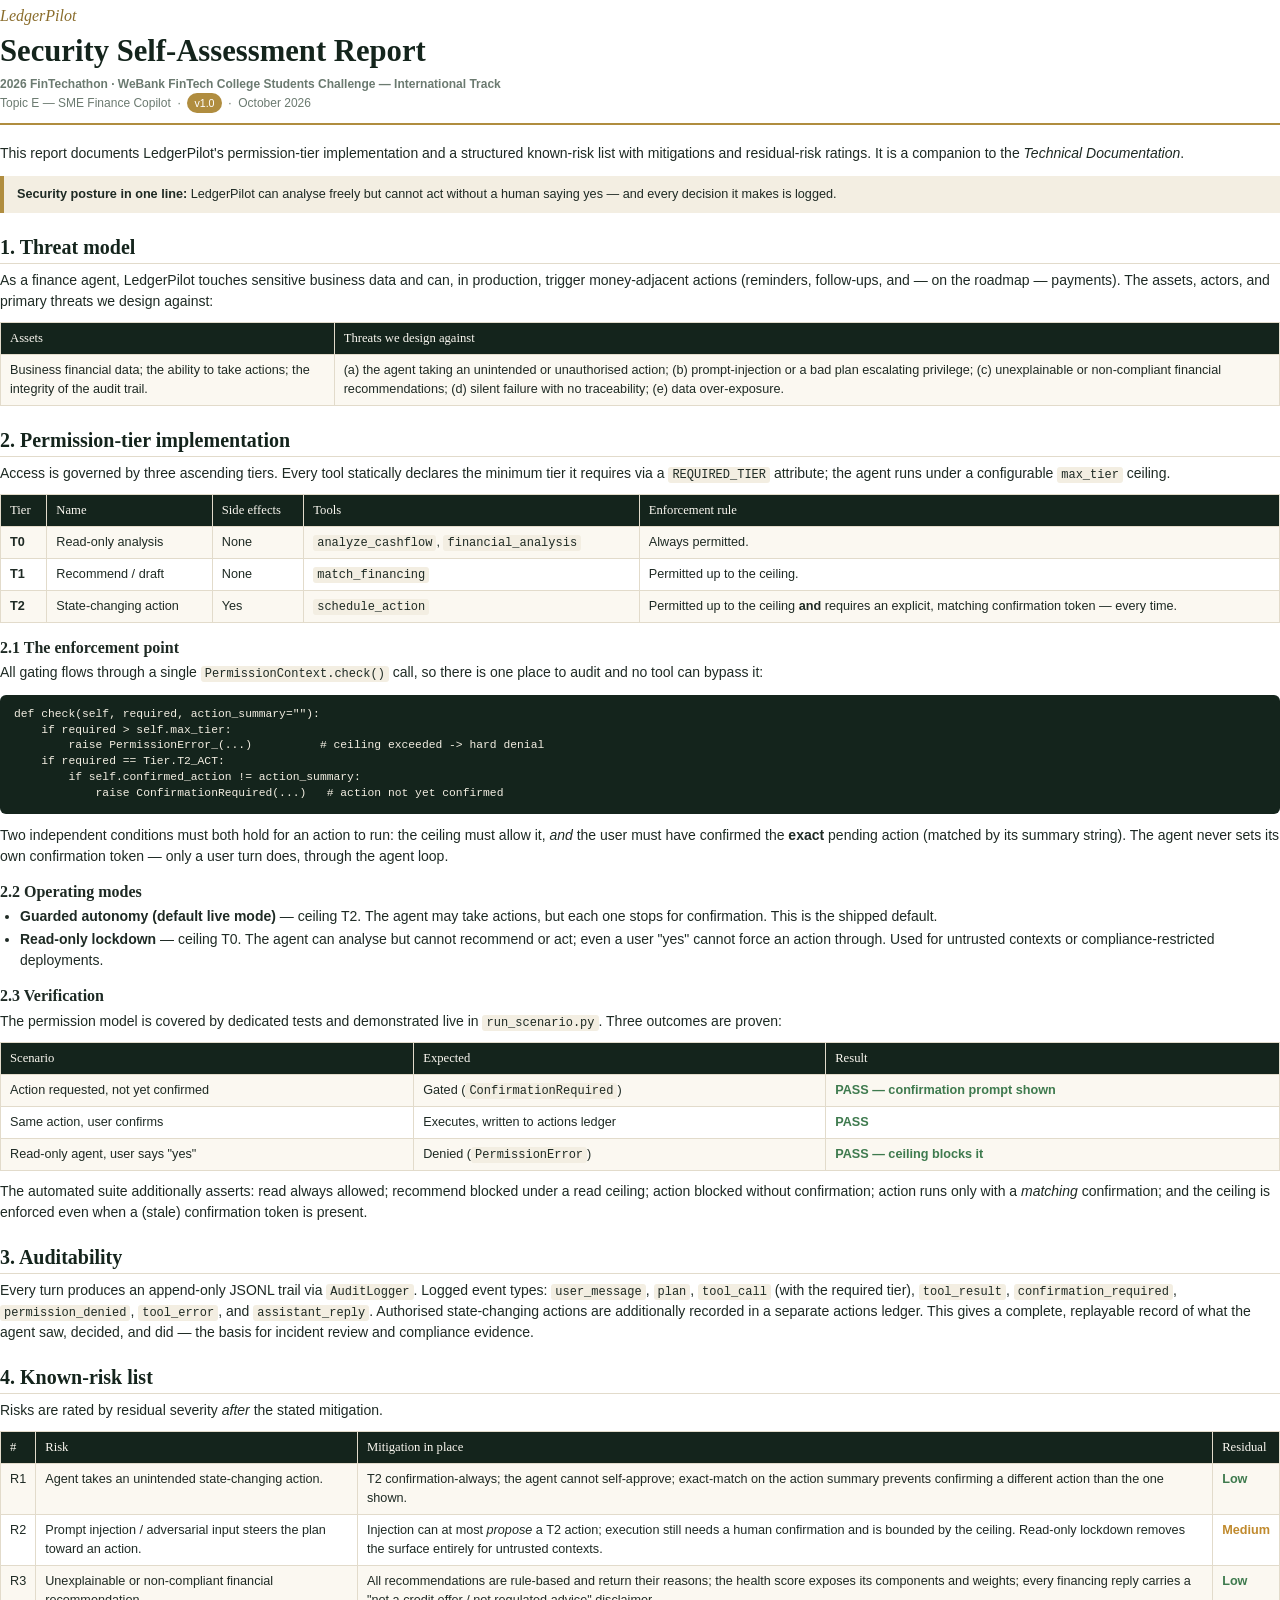
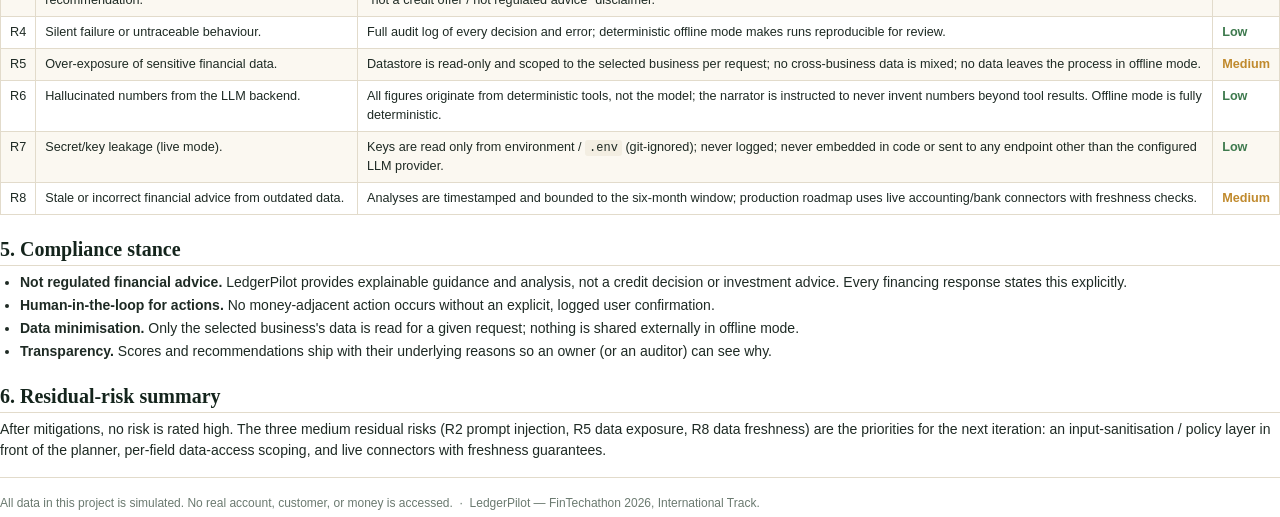
<file: docs/security_self_assessment.html>
<!doctype html><html><head><meta charset="utf-8">
<link rel="stylesheet" href="_docstyle.css"></head><body>

<div class="cover">
<p class="subtitle">LedgerPilot</p>
<h1>Security Self-Assessment Report</h1>
<p class="meta"><b>2026 FinTechathon · WeBank FinTech College Students Challenge — International Track</b><br>
Topic E — SME Finance Copilot &nbsp;·&nbsp; <span class="tag">v1.0</span> &nbsp;·&nbsp; October 2026</p>
</div>

<p>This report documents LedgerPilot's permission-tier implementation and a
structured known-risk list with mitigations and residual-risk ratings. It is a
companion to the <i>Technical Documentation</i>.</p>

<div class="callout"><b>Security posture in one line:</b> LedgerPilot can analyse
freely but cannot act without a human saying yes — and every decision it makes
is logged.</div>

<h2>1. Threat model</h2>
<p>As a finance agent, LedgerPilot touches sensitive business data and can, in
production, trigger money-adjacent actions (reminders, follow-ups, and — on the
roadmap — payments). The assets, actors, and primary threats we design against:</p>
<table>
<tr><th>Assets</th><th>Threats we design against</th></tr>
<tr><td>Business financial data; the ability to take actions; the integrity of the audit trail.</td>
<td>(a) the agent taking an unintended or unauthorised action; (b) prompt-injection or a bad plan escalating privilege; (c) unexplainable or non-compliant financial recommendations; (d) silent failure with no traceability; (e) data over-exposure.</td></tr>
</table>

<h2>2. Permission-tier implementation</h2>
<p>Access is governed by three ascending tiers. Every tool statically declares
the minimum tier it requires via a <code>REQUIRED_TIER</code> attribute; the
agent runs under a configurable <code>max_tier</code> ceiling.</p>

<table>
<tr><th>Tier</th><th>Name</th><th>Side effects</th><th>Tools</th><th>Enforcement rule</th></tr>
<tr><td><b>T0</b></td><td>Read-only analysis</td><td>None</td><td><code>analyze_cashflow</code>, <code>financial_analysis</code></td><td>Always permitted.</td></tr>
<tr><td><b>T1</b></td><td>Recommend / draft</td><td>None</td><td><code>match_financing</code></td><td>Permitted up to the ceiling.</td></tr>
<tr><td><b>T2</b></td><td>State-changing action</td><td>Yes</td><td><code>schedule_action</code></td><td>Permitted up to the ceiling <b>and</b> requires an explicit, matching confirmation token — every time.</td></tr>
</table>

<h3>2.1 The enforcement point</h3>
<p>All gating flows through a single <code>PermissionContext.check()</code> call,
so there is one place to audit and no tool can bypass it:</p>
<pre>def check(self, required, action_summary=""):
    if required &gt; self.max_tier:
        raise PermissionError_(...)          # ceiling exceeded -&gt; hard denial
    if required == Tier.T2_ACT:
        if self.confirmed_action != action_summary:
            raise ConfirmationRequired(...)   # action not yet confirmed</pre>
<p>Two independent conditions must both hold for an action to run: the ceiling
must allow it, <i>and</i> the user must have confirmed the <b>exact</b> pending
action (matched by its summary string). The agent never sets its own
confirmation token — only a user turn does, through the agent loop.</p>

<h3>2.2 Operating modes</h3>
<ul>
<li><b>Guarded autonomy (default live mode)</b> — ceiling T2. The agent may take
actions, but each one stops for confirmation. This is the shipped default.</li>
<li><b>Read-only lockdown</b> — ceiling T0. The agent can analyse but cannot
recommend or act; even a user "yes" cannot force an action through. Used for
untrusted contexts or compliance-restricted deployments.</li>
</ul>

<h3>2.3 Verification</h3>
<p>The permission model is covered by dedicated tests and demonstrated live in
<code>run_scenario.py</code>. Three outcomes are proven:</p>
<table>
<tr><th>Scenario</th><th>Expected</th><th>Result</th></tr>
<tr><td>Action requested, not yet confirmed</td><td>Gated (<code>ConfirmationRequired</code>)</td><td class="risk-low">PASS — confirmation prompt shown</td></tr>
<tr><td>Same action, user confirms</td><td>Executes, written to actions ledger</td><td class="risk-low">PASS</td></tr>
<tr><td>Read-only agent, user says "yes"</td><td>Denied (<code>PermissionError</code>)</td><td class="risk-low">PASS — ceiling blocks it</td></tr>
</table>
<p>The automated suite additionally asserts: read always allowed; recommend
blocked under a read ceiling; action blocked without confirmation; action runs
only with a <i>matching</i> confirmation; and the ceiling is enforced even when a
(stale) confirmation token is present.</p>

<h2>3. Auditability</h2>
<p>Every turn produces an append-only JSONL trail via <code>AuditLogger</code>.
Logged event types: <code>user_message</code>, <code>plan</code>,
<code>tool_call</code> (with the required tier), <code>tool_result</code>,
<code>confirmation_required</code>, <code>permission_denied</code>,
<code>tool_error</code>, and <code>assistant_reply</code>. Authorised
state-changing actions are additionally recorded in a separate actions ledger.
This gives a complete, replayable record of what the agent saw, decided, and did
— the basis for incident review and compliance evidence.</p>

<h2>4. Known-risk list</h2>
<p>Risks are rated by residual severity <i>after</i> the stated mitigation.</p>

<table>
<tr><th>#</th><th>Risk</th><th>Mitigation in place</th><th>Residual</th></tr>
<tr><td>R1</td><td>Agent takes an unintended state-changing action.</td>
<td>T2 confirmation-always; the agent cannot self-approve; exact-match on the action summary prevents confirming a different action than the one shown.</td><td class="risk-low">Low</td></tr>
<tr><td>R2</td><td>Prompt injection / adversarial input steers the plan toward an action.</td>
<td>Injection can at most <i>propose</i> a T2 action; execution still needs a human confirmation and is bounded by the ceiling. Read-only lockdown removes the surface entirely for untrusted contexts.</td><td class="risk-med">Medium</td></tr>
<tr><td>R3</td><td>Unexplainable or non-compliant financial recommendation.</td>
<td>All recommendations are rule-based and return their reasons; the health score exposes its components and weights; every financing reply carries a "not a credit offer / not regulated advice" disclaimer.</td><td class="risk-low">Low</td></tr>
<tr><td>R4</td><td>Silent failure or untraceable behaviour.</td>
<td>Full audit log of every decision and error; deterministic offline mode makes runs reproducible for review.</td><td class="risk-low">Low</td></tr>
<tr><td>R5</td><td>Over-exposure of sensitive financial data.</td>
<td>Datastore is read-only and scoped to the selected business per request; no cross-business data is mixed; no data leaves the process in offline mode.</td><td class="risk-med">Medium</td></tr>
<tr><td>R6</td><td>Hallucinated numbers from the LLM backend.</td>
<td>All figures originate from deterministic tools, not the model; the narrator is instructed to never invent numbers beyond tool results. Offline mode is fully deterministic.</td><td class="risk-low">Low</td></tr>
<tr><td>R7</td><td>Secret/key leakage (live mode).</td>
<td>Keys are read only from environment / <code>.env</code> (git-ignored); never logged; never embedded in code or sent to any endpoint other than the configured LLM provider.</td><td class="risk-low">Low</td></tr>
<tr><td>R8</td><td>Stale or incorrect financial advice from outdated data.</td>
<td>Analyses are timestamped and bounded to the six-month window; production roadmap uses live accounting/bank connectors with freshness checks.</td><td class="risk-med">Medium</td></tr>
</table>

<h2>5. Compliance stance</h2>
<ul>
<li><b>Not regulated financial advice.</b> LedgerPilot provides explainable
guidance and analysis, not a credit decision or investment advice. Every
financing response states this explicitly.</li>
<li><b>Human-in-the-loop for actions.</b> No money-adjacent action occurs without
an explicit, logged user confirmation.</li>
<li><b>Data minimisation.</b> Only the selected business's data is read for a
given request; nothing is shared externally in offline mode.</li>
<li><b>Transparency.</b> Scores and recommendations ship with their underlying
reasons so an owner (or an auditor) can see why.</li>
</ul>

<h2>6. Residual-risk summary</h2>
<p>After mitigations, no risk is rated high. The three medium residual risks
(R2 prompt injection, R5 data exposure, R8 data freshness) are the priorities
for the next iteration: an input-sanitisation / policy layer in front of the
planner, per-field data-access scoping, and live connectors with freshness
guarantees.</p>

<hr>
<p class="small">All data in this project is simulated. No real account, customer,
or money is accessed. &nbsp;·&nbsp; LedgerPilot — FinTechathon 2026, International Track.</p>

</body></html>
</file>
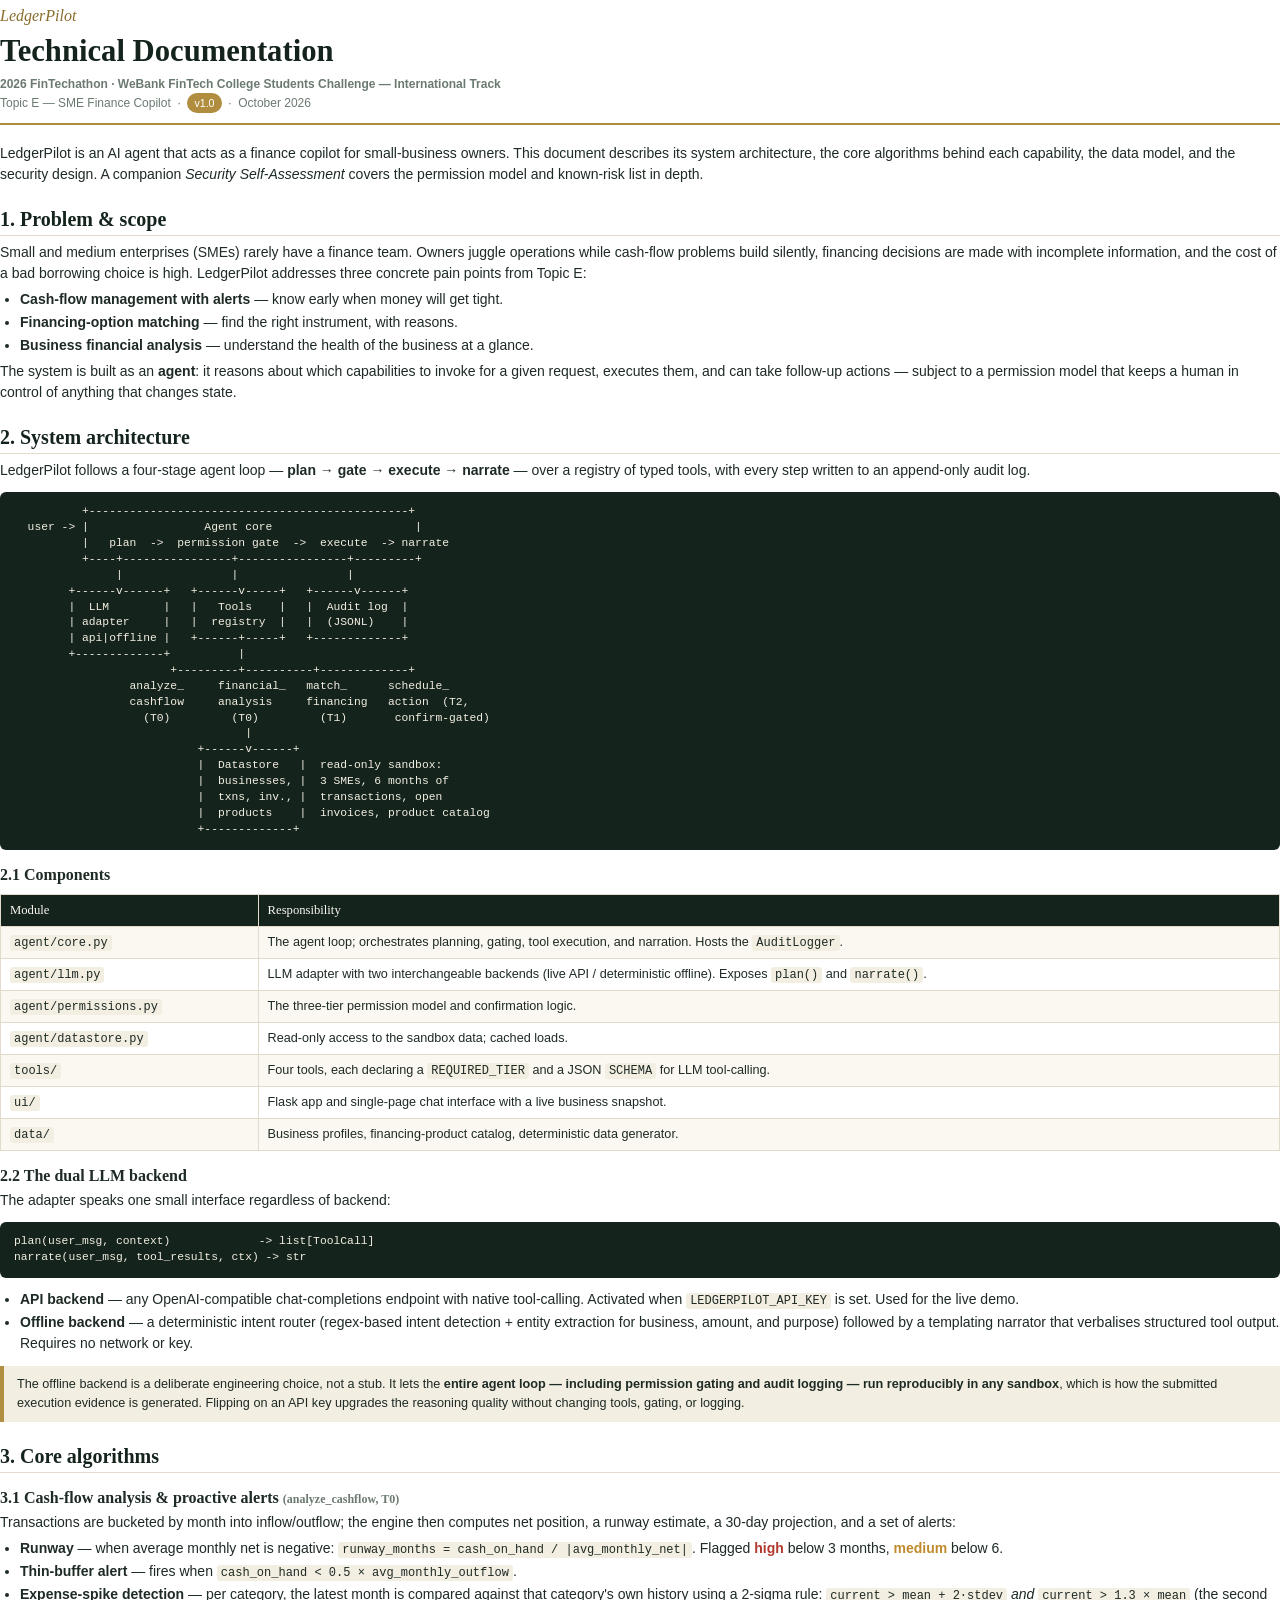
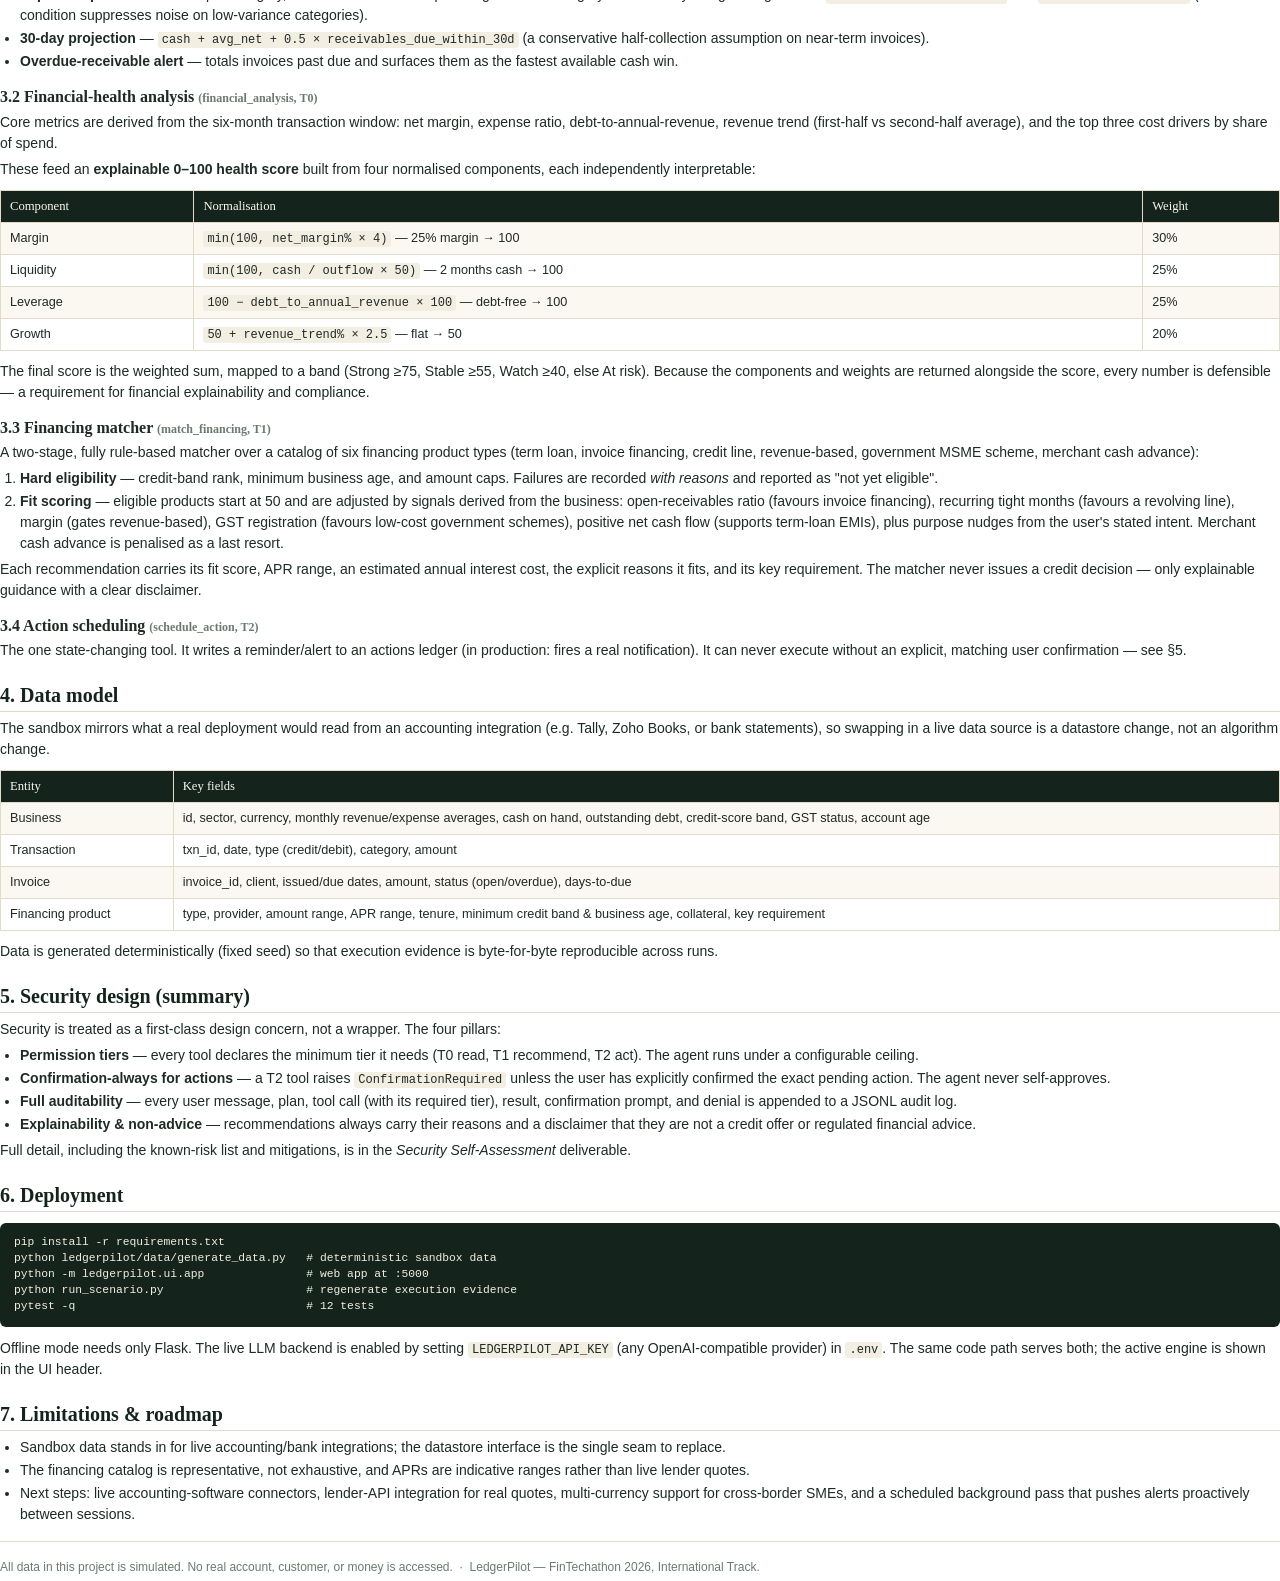
<file: docs/technical_documentation.html>
<!doctype html><html><head><meta charset="utf-8">
<link rel="stylesheet" href="_docstyle.css"></head><body>

<div class="cover">
<p class="subtitle">LedgerPilot</p>
<h1>Technical Documentation</h1>
<p class="meta"><b>2026 FinTechathon · WeBank FinTech College Students Challenge — International Track</b><br>
Topic E — SME Finance Copilot &nbsp;·&nbsp; <span class="tag">v1.0</span> &nbsp;·&nbsp; October 2026</p>
</div>

<p>LedgerPilot is an AI agent that acts as a finance copilot for small-business
owners. This document describes its system architecture, the core algorithms
behind each capability, the data model, and the security design. A companion
<i>Security Self-Assessment</i> covers the permission model and known-risk list in depth.</p>

<h2>1. Problem &amp; scope</h2>
<p>Small and medium enterprises (SMEs) rarely have a finance team. Owners juggle
operations while cash-flow problems build silently, financing decisions are made
with incomplete information, and the cost of a bad borrowing choice is high.
LedgerPilot addresses three concrete pain points from Topic E:</p>
<ul>
<li><b>Cash-flow management with alerts</b> — know early when money will get tight.</li>
<li><b>Financing-option matching</b> — find the right instrument, with reasons.</li>
<li><b>Business financial analysis</b> — understand the health of the business at a glance.</li>
</ul>
<p>The system is built as an <b>agent</b>: it reasons about which capabilities to
invoke for a given request, executes them, and can take follow-up actions —
subject to a permission model that keeps a human in control of anything that
changes state.</p>

<h2>2. System architecture</h2>
<p>LedgerPilot follows a four-stage agent loop — <b>plan → gate → execute →
narrate</b> — over a registry of typed tools, with every step written to an
append-only audit log.</p>

<pre>          +-----------------------------------------------+
  user -&gt; |                 Agent core                     |
          |   plan  -&gt;  permission gate  -&gt;  execute  -&gt; narrate
          +----+----------------+----------------+---------+
               |                |                |
        +------v------+   +------v-----+   +------v------+
        |  LLM        |   |   Tools    |   |  Audit log  |
        | adapter     |   |  registry  |   |  (JSONL)    |
        | api|offline |   +------+-----+   +-------------+
        +-------------+          |
                       +---------+----------+-------------+
                 analyze_     financial_   match_      schedule_
                 cashflow     analysis     financing   action  (T2,
                   (T0)         (T0)         (T1)       confirm-gated)
                                  |
                           +------v------+
                           |  Datastore   |  read-only sandbox:
                           |  businesses, |  3 SMEs, 6 months of
                           |  txns, inv., |  transactions, open
                           |  products    |  invoices, product catalog
                           +-------------+</pre>

<h3>2.1 Components</h3>
<table>
<tr><th>Module</th><th>Responsibility</th></tr>
<tr><td><code>agent/core.py</code></td><td>The agent loop; orchestrates planning, gating, tool execution, and narration. Hosts the <code>AuditLogger</code>.</td></tr>
<tr><td><code>agent/llm.py</code></td><td>LLM adapter with two interchangeable backends (live API / deterministic offline). Exposes <code>plan()</code> and <code>narrate()</code>.</td></tr>
<tr><td><code>agent/permissions.py</code></td><td>The three-tier permission model and confirmation logic.</td></tr>
<tr><td><code>agent/datastore.py</code></td><td>Read-only access to the sandbox data; cached loads.</td></tr>
<tr><td><code>tools/</code></td><td>Four tools, each declaring a <code>REQUIRED_TIER</code> and a JSON <code>SCHEMA</code> for LLM tool-calling.</td></tr>
<tr><td><code>ui/</code></td><td>Flask app and single-page chat interface with a live business snapshot.</td></tr>
<tr><td><code>data/</code></td><td>Business profiles, financing-product catalog, deterministic data generator.</td></tr>
</table>

<h3>2.2 The dual LLM backend</h3>
<p>The adapter speaks one small interface regardless of backend:</p>
<pre>plan(user_msg, context)             -&gt; list[ToolCall]
narrate(user_msg, tool_results, ctx) -&gt; str</pre>
<ul>
<li><b>API backend</b> — any OpenAI-compatible chat-completions endpoint with
native tool-calling. Activated when <code>LEDGERPILOT_API_KEY</code> is set. Used for the live demo.</li>
<li><b>Offline backend</b> — a deterministic intent router (regex-based intent
detection + entity extraction for business, amount, and purpose) followed by a
templating narrator that verbalises structured tool output. Requires no network
or key.</li>
</ul>
<div class="callout">The offline backend is a deliberate engineering choice,
not a stub. It lets the <b>entire agent loop — including permission gating and
audit logging — run reproducibly in any sandbox</b>, which is how the submitted
execution evidence is generated. Flipping on an API key upgrades the reasoning
quality without changing tools, gating, or logging.</div>

<h2>3. Core algorithms</h2>

<h3>3.1 Cash-flow analysis &amp; proactive alerts <span class="pill">(analyze_cashflow, T0)</span></h3>
<p>Transactions are bucketed by month into inflow/outflow; the engine then
computes net position, a runway estimate, a 30-day projection, and a set of
alerts:</p>
<ul>
<li><b>Runway</b> — when average monthly net is negative:
<code>runway_months = cash_on_hand / |avg_monthly_net|</code>. Flagged
<span class="risk-high">high</span> below 3 months, <span class="risk-med">medium</span> below 6.</li>
<li><b>Thin-buffer alert</b> — fires when
<code>cash_on_hand &lt; 0.5 × avg_monthly_outflow</code>.</li>
<li><b>Expense-spike detection</b> — per category, the latest month is compared
against that category's own history using a 2-sigma rule:
<code>current &gt; mean + 2·stdev</code> <i>and</i> <code>current &gt; 1.3 × mean</code>
(the second condition suppresses noise on low-variance categories).</li>
<li><b>30-day projection</b> —
<code>cash + avg_net + 0.5 × receivables_due_within_30d</code>
(a conservative half-collection assumption on near-term invoices).</li>
<li><b>Overdue-receivable alert</b> — totals invoices past due and surfaces them
as the fastest available cash win.</li>
</ul>

<h3>3.2 Financial-health analysis <span class="pill">(financial_analysis, T0)</span></h3>
<p>Core metrics are derived from the six-month transaction window: net margin,
expense ratio, debt-to-annual-revenue, revenue trend (first-half vs second-half
average), and the top three cost drivers by share of spend.</p>
<p>These feed an <b>explainable 0–100 health score</b> built from four
normalised components, each independently interpretable:</p>
<table>
<tr><th>Component</th><th>Normalisation</th><th>Weight</th></tr>
<tr><td>Margin</td><td><code>min(100, net_margin% × 4)</code> — 25% margin → 100</td><td>30%</td></tr>
<tr><td>Liquidity</td><td><code>min(100, cash / outflow × 50)</code> — 2 months cash → 100</td><td>25%</td></tr>
<tr><td>Leverage</td><td><code>100 − debt_to_annual_revenue × 100</code> — debt-free → 100</td><td>25%</td></tr>
<tr><td>Growth</td><td><code>50 + revenue_trend% × 2.5</code> — flat → 50</td><td>20%</td></tr>
</table>
<p>The final score is the weighted sum, mapped to a band
(Strong ≥75, Stable ≥55, Watch ≥40, else At risk). Because the components and
weights are returned alongside the score, every number is defensible — a
requirement for financial explainability and compliance.</p>

<h3>3.3 Financing matcher <span class="pill">(match_financing, T1)</span></h3>
<p>A two-stage, fully rule-based matcher over a catalog of six financing product
types (term loan, invoice financing, credit line, revenue-based, government MSME
scheme, merchant cash advance):</p>
<ol>
<li><b>Hard eligibility</b> — credit-band rank, minimum business age, and amount
caps. Failures are recorded <i>with reasons</i> and reported as "not yet eligible".</li>
<li><b>Fit scoring</b> — eligible products start at 50 and are adjusted by signals
derived from the business: open-receivables ratio (favours invoice financing),
recurring tight months (favours a revolving line), margin (gates revenue-based),
GST registration (favours low-cost government schemes), positive net cash flow
(supports term-loan EMIs), plus purpose nudges from the user's stated intent.
Merchant cash advance is penalised as a last resort.</li>
</ol>
<p>Each recommendation carries its fit score, APR range, an estimated annual
interest cost, the explicit reasons it fits, and its key requirement. The matcher
never issues a credit decision — only explainable guidance with a clear disclaimer.</p>

<h3>3.4 Action scheduling <span class="pill">(schedule_action, T2)</span></h3>
<p>The one state-changing tool. It writes a reminder/alert to an actions ledger
(in production: fires a real notification). It can never execute without an
explicit, matching user confirmation — see §5.</p>

<h2>4. Data model</h2>
<p>The sandbox mirrors what a real deployment would read from an accounting
integration (e.g. Tally, Zoho Books, or bank statements), so swapping in a live
data source is a datastore change, not an algorithm change.</p>
<table>
<tr><th>Entity</th><th>Key fields</th></tr>
<tr><td>Business</td><td>id, sector, currency, monthly revenue/expense averages, cash on hand, outstanding debt, credit-score band, GST status, account age</td></tr>
<tr><td>Transaction</td><td>txn_id, date, type (credit/debit), category, amount</td></tr>
<tr><td>Invoice</td><td>invoice_id, client, issued/due dates, amount, status (open/overdue), days-to-due</td></tr>
<tr><td>Financing product</td><td>type, provider, amount range, APR range, tenure, minimum credit band &amp; business age, collateral, key requirement</td></tr>
</table>
<p>Data is generated deterministically (fixed seed) so that execution evidence is
byte-for-byte reproducible across runs.</p>

<h2>5. Security design (summary)</h2>
<p>Security is treated as a first-class design concern, not a wrapper. The four
pillars:</p>
<ul>
<li><b>Permission tiers</b> — every tool declares the minimum tier it needs (T0
read, T1 recommend, T2 act). The agent runs under a configurable ceiling.</li>
<li><b>Confirmation-always for actions</b> — a T2 tool raises
<code>ConfirmationRequired</code> unless the user has explicitly confirmed the
exact pending action. The agent never self-approves.</li>
<li><b>Full auditability</b> — every user message, plan, tool call (with its
required tier), result, confirmation prompt, and denial is appended to a JSONL
audit log.</li>
<li><b>Explainability &amp; non-advice</b> — recommendations always carry their
reasons and a disclaimer that they are not a credit offer or regulated financial advice.</li>
</ul>
<p>Full detail, including the known-risk list and mitigations, is in the
<i>Security Self-Assessment</i> deliverable.</p>

<h2>6. Deployment</h2>
<pre>pip install -r requirements.txt
python ledgerpilot/data/generate_data.py   # deterministic sandbox data
python -m ledgerpilot.ui.app               # web app at :5000
python run_scenario.py                     # regenerate execution evidence
pytest -q                                  # 12 tests</pre>
<p>Offline mode needs only Flask. The live LLM backend is enabled by setting
<code>LEDGERPILOT_API_KEY</code> (any OpenAI-compatible provider) in <code>.env</code>.
The same code path serves both; the active engine is shown in the UI header.</p>

<h2>7. Limitations &amp; roadmap</h2>
<ul>
<li>Sandbox data stands in for live accounting/bank integrations; the datastore
interface is the single seam to replace.</li>
<li>The financing catalog is representative, not exhaustive, and APRs are
indicative ranges rather than live lender quotes.</li>
<li>Next steps: live accounting-software connectors, lender-API integration for
real quotes, multi-currency support for cross-border SMEs, and a scheduled
background pass that pushes alerts proactively between sessions.</li>
</ul>

<hr>
<p class="small">All data in this project is simulated. No real account, customer,
or money is accessed. &nbsp;·&nbsp; LedgerPilot — FinTechathon 2026, International Track.</p>

</body></html>
</file>
<file: docs/_docstyle.css>
@page { size: A4; margin: 20mm 18mm 18mm 18mm; }
* { box-sizing: border-box; }
body{
  font-family: "Helvetica Neue", Arial, sans-serif; color:#1E2A24;
  font-size:10.5pt; line-height:1.5; margin:0;
}
h1,h2,h3,h4{ font-family:Georgia, "Times New Roman", serif; color:#14241C; line-height:1.2; }
h1{ font-size:23pt; margin:0 0 2pt; }
.subtitle{ color:#8A6D2C; font-size:12pt; font-family:Georgia,serif; font-style:italic; margin:0 0 4pt; }
.meta{ color:#6B7A70; font-size:9pt; border-bottom:2px solid #B08D3F; padding-bottom:10px; margin-bottom:18px; }
h2{ font-size:15pt; margin:22px 0 6px; border-bottom:1px solid #E2DBCB; padding-bottom:4px; }
h3{ font-size:12pt; margin:15px 0 4px; color:#1E2A24; }
h4{ font-size:10.5pt; margin:11px 0 3px; color:#8A6D2C; }
p{ margin:5px 0; }
ul,ol{ margin:5px 0; padding-left:20px; }
li{ margin:2px 0; }
code{ font-family:"Courier New",monospace; background:#F3EEE2; padding:1px 4px; border-radius:3px; font-size:9pt; }
pre{ background:#14241C; color:#F3EEE2; padding:12px 14px; border-radius:6px; font-size:8.5pt;
  line-height:1.4; overflow-x:auto; font-family:"Courier New",monospace; white-space:pre; }
pre code{ background:none; color:inherit; padding:0; }
table{ border-collapse:collapse; width:100%; margin:10px 0; font-size:9.5pt; }
th,td{ border:1px solid #E2DBCB; padding:6px 9px; text-align:left; vertical-align:top; }
th{ background:#14241C; color:#FBF8F1; font-family:Georgia,serif; font-weight:normal; }
tr:nth-child(even) td{ background:#FBF8F1; }
.tag{ display:inline-block; background:#B08D3F; color:#fff; font-size:8pt; padding:2px 7px;
  border-radius:10px; font-family:Arial; }
.callout{ background:#F3EEE2; border-left:4px solid #B08D3F; padding:9px 13px; margin:12px 0; font-size:9.5pt; }
.risk-high{ color:#B23A2E; font-weight:bold; }
.risk-med{ color:#C08A2D; font-weight:bold; }
.risk-low{ color:#3E7A4E; font-weight:bold; }
.cover{ text-align:left; padding-top:4px; }
.pill{ font-size:9pt; color:#6B7A70; }
hr{ border:none; border-top:1px solid #E2DBCB; margin:16px 0; }
.small{ font-size:9pt; color:#6B7A70; }
</file>
